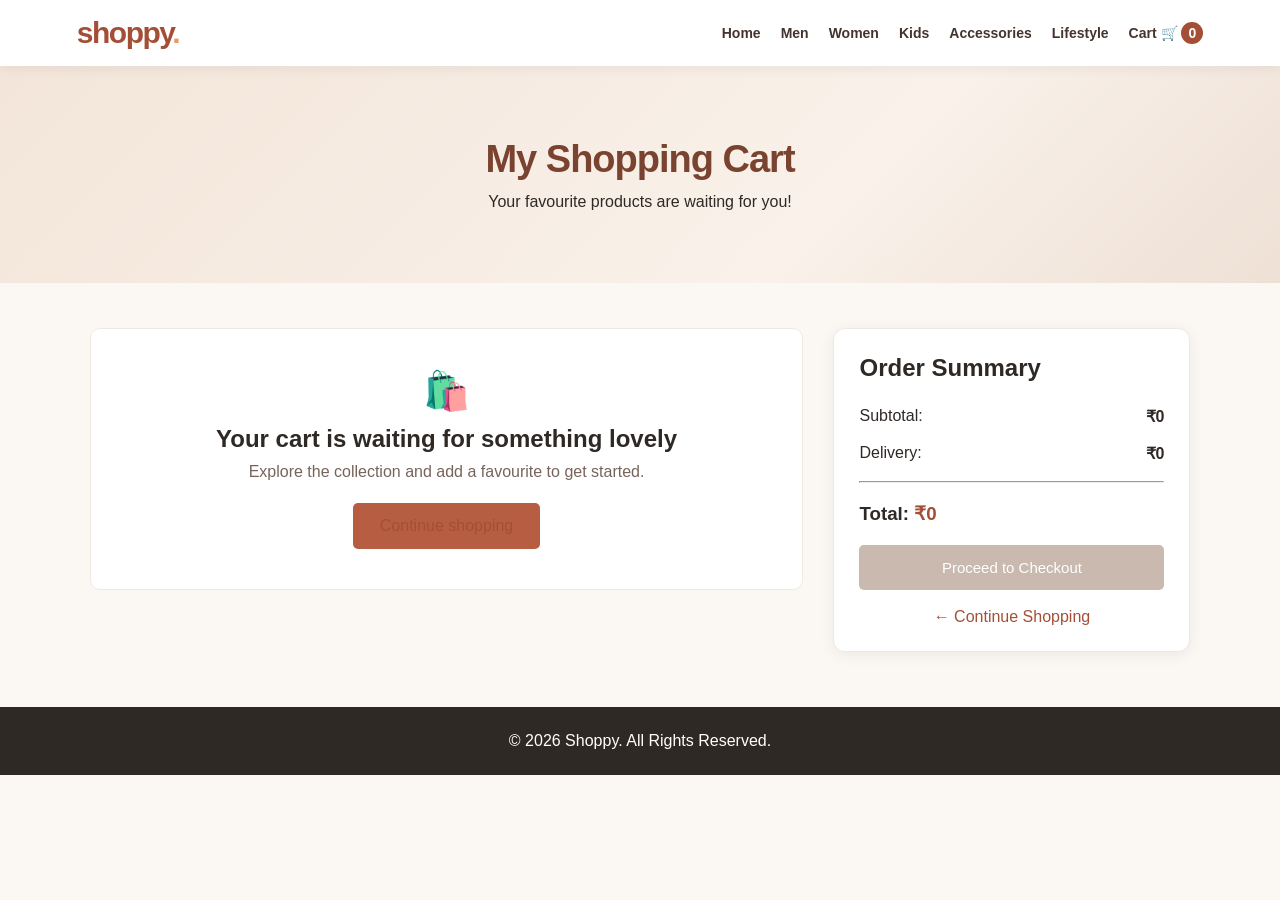
<file: cart.html>
<!DOCTYPE html>
<html lang="en">
<head>
    <meta charset="UTF-8">
    <meta name="viewport" content="width=device-width, initial-scale=1.0">
    <title>Shopping Cart | Shoppy</title>
    <link rel="stylesheet" href="style.css">
    <script src="script.js" defer></script>
</head>
<body data-page="cart">

<header class="navbar">
    <a href="index.html" class="logo">shoppy<span>.</span></a>
    <nav>
        <a href="index.html">Home</a>
        <a href="mens.html">Men</a>
        <a href="womens.html">Women</a>
        <a href="kids.html">Kids</a>
        <a href="accessories.html">Accessories</a>
        <a href="lifestyle.html">Lifestyle</a>
        <a href="cart.html">Cart 🛒 <span id="cart-count">0</span></a>
    </nav>
</header>

<section class="page-banner">
    <h1>My Shopping Cart</h1>
    <p>Your favourite products are waiting for you!</p>
</section>

<section class="cart-section">
    <div id="cart-items"></div>

    <div class="cart-summary">
        <h2>Order Summary</h2>
        <p>Subtotal: <strong id="subtotal">₹0</strong></p>
        <p>Delivery: <strong id="delivery">₹0</strong></p>
        <hr>
        <h3>Total: <span id="total">₹0</span></h3>
        <button class="checkout-btn" id="checkout-btn">
            Proceed to Checkout
        </button>
        <a href="index.html" class="continue-shopping">
            ← Continue Shopping
        </a>
    </div>
</section>

<footer>© 2026 Shoppy. All Rights Reserved.</footer>

</body>
</html>
</file>
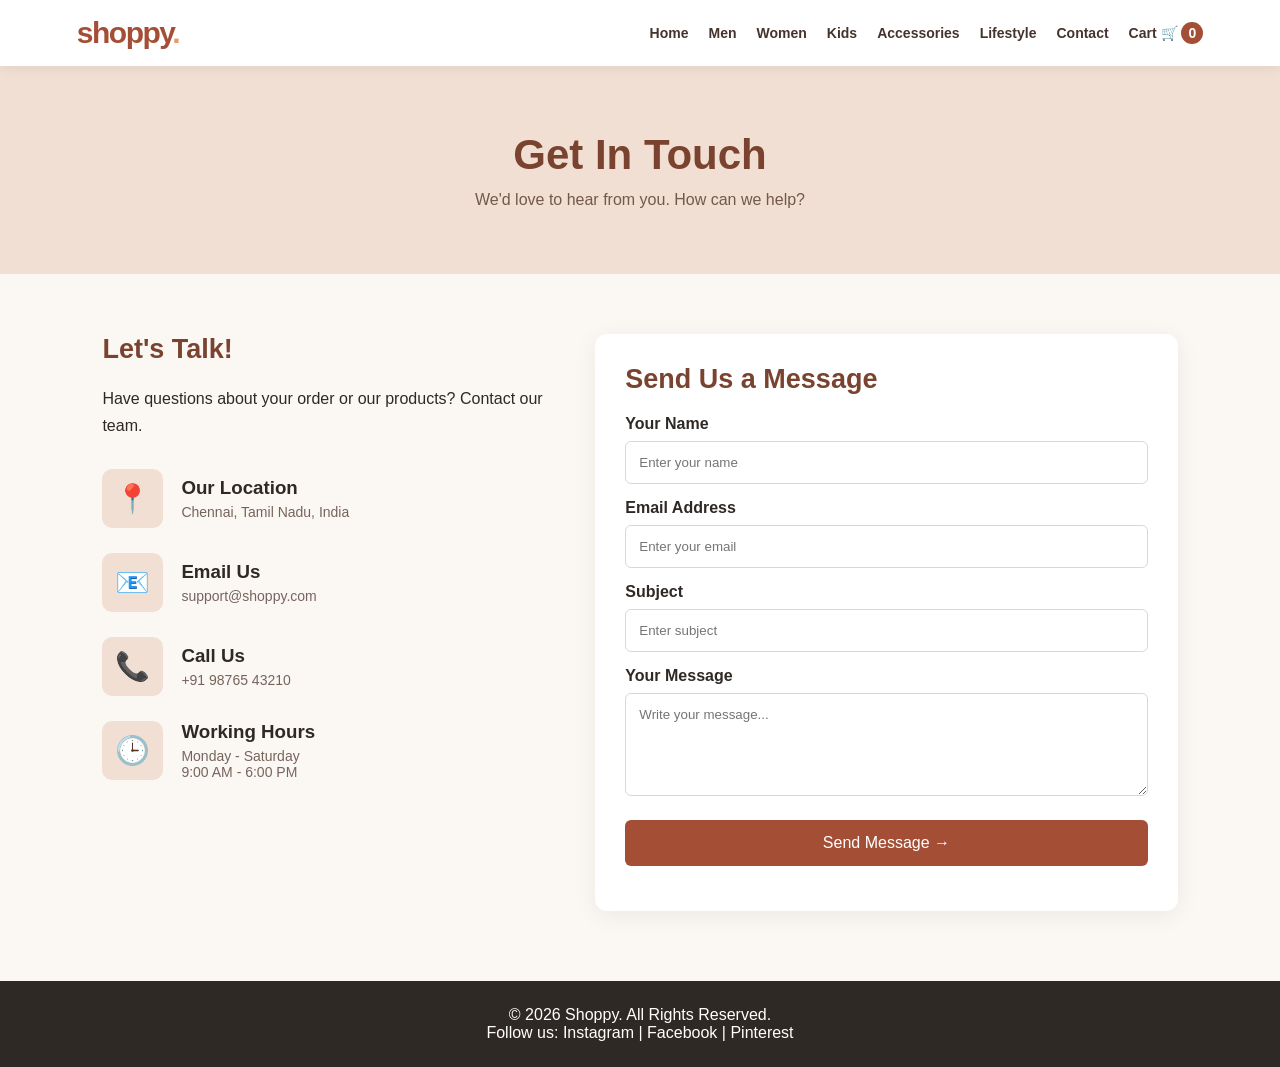
<file: contact.html>
<!DOCTYPE html>
<html lang="en">
<head>
    <meta charset="UTF-8">
    <meta name="viewport" content="width=device-width, initial-scale=1.0">
    <title>Contact Us | Shoppy</title>
    <link rel="stylesheet" href="style.css">
    <script src="script.js" defer></script>
</head>

<body data-page="contact">

<header class="navbar">
    <a href="index.html" class="logo">shoppy<span>.</span></a>

    <nav>
        <a href="index.html">Home</a>
        <a href="mens.html">Men</a>
        <a href="womens.html">Women</a>
        <a href="kids.html">Kids</a>
        <a href="accessories.html">Accessories</a>
        <a href="lifestyle.html">Lifestyle</a>
        <a href="contact.html">Contact</a>
        <a href="cart.html">Cart 🛒 <span id="cart-count">0</span></a>
    </nav>
</header>

<section class="contact-banner">
    <h1>Get In Touch</h1>
    <p>We'd love to hear from you. How can we help?</p>
</section>

<section class="contact-section">

    <div class="contact-info">
        <h2>Let's Talk!</h2>
        <p>Have questions about your order or our products?
           Contact our team.</p>

        <div class="contact-detail">
            <span>📍</span>
            <div>
                <h3>Our Location</h3>
                <p>Chennai, Tamil Nadu, India</p>
            </div>
        </div>

        <div class="contact-detail">
            <span>📧</span>
            <div>
                <h3>Email Us</h3>
                <p>support@shoppy.com</p>
            </div>
        </div>

        <div class="contact-detail">
            <span>📞</span>
            <div>
                <h3>Call Us</h3>
                <p>+91 98765 43210</p>
            </div>
        </div>

        <div class="contact-detail">
            <span>🕒</span>
            <div>
                <h3>Working Hours</h3>
                <p>Monday - Saturday</p>
                <p>9:00 AM - 6:00 PM</p>
            </div>
        </div>
    </div>

    <div class="contact-form">
        <h2>Send Us a Message</h2>

        <form id="contact-form">

            <label>Your Name</label>
            <input type="text" id="name"
                   placeholder="Enter your name" required>

            <label>Email Address</label>
            <input type="email" id="email"
                   placeholder="Enter your email" required>

            <label>Subject</label>
            <input type="text" id="subject"
                   placeholder="Enter subject" required>

            <label>Your Message</label>
            <textarea id="message"
                      placeholder="Write your message..."
                      rows="5" required></textarea>

            <button type="submit">Send Message →</button>

        </form>

        <p id="form-message"></p>
    </div>

</section>

<footer>
    <p>© 2026 Shoppy. All Rights Reserved.</p>
    <p>Follow us: Instagram | Facebook | Pinterest</p>
</footer>

</body>
</html>
</file>
<file: style.css>
* {
    margin: 0;
    padding: 0;
    box-sizing: border-box;
}

body {
    font-family: Arial, sans-serif;
    background: #fffaf5;
    color: #352c28;
}

.navbar {
    background: #ffffff;
    padding: 20px 7%;
    display: flex;
    justify-content: space-between;
    align-items: center;
    box-shadow: 0 3px 12px rgba(0,0,0,0.06);
    position: sticky;
    top: 0;
    z-index: 100;
}

.logo {
    font-size: 30px;
    font-weight: bold;
    color: #a44f35;
    text-decoration: none;
}

.logo span {
    color: #e59b69;
}

nav {
    display: flex;
    align-items: center;
    gap: 23px;
    flex-wrap: wrap;
}

nav a {
    text-decoration: none;
    color: #44342d;
    font-weight: 600;
    font-size: 14px;
}

nav a:hover {
    color: #c16c4b;
}

#cart-count {
    background: #a44f35;
    color: white;
    padding: 3px 7px;
    border-radius: 50%;
}

.hero {
    min-height: 480px;
    background:
      linear-gradient(90deg, rgba(45,30,25,.68), rgba(45,30,25,.08)),
      url("https://images.unsplash.com/photo-1483985988355-763728e1935b?w=1600")
      center/cover;
    display: flex;
    align-items: center;
    padding: 60px 9%;
    color: white;
}

.hero-content {
    max-width: 500px;
}

.tagline {
    letter-spacing: 4px;
    margin-bottom: 20px;
}

.hero h1 {
    font-size: 65px;
    line-height: 1.1;
    margin-bottom: 20px;
}

.hero p {
    margin-bottom: 25px;
    font-size: 17px;
}

.shop-btn {
    display: inline-block;
    padding: 14px 27px;
    background: #b75e42;
    color: white;
    text-decoration: none;
    border-radius: 5px;
}

.section {
    padding: 55px 7%;
}

.section h2 {
    font-size: 30px;
    margin-bottom: 30px;
    text-align: center;
}

.category-grid {
    display: grid;
    grid-template-columns: repeat(4, 1fr);
    gap: 20px;
}

.category-card {
    min-height: 220px;
    padding: 25px;
    display: flex;
    flex-direction: column;
    justify-content: flex-end;
    color: white;
    text-decoration: none;
    border-radius: 12px;
    background-size: cover;
    background-position: center;
    transition: .3s;
}

.category-card:hover {
    transform: translateY(-7px);
}

.men-card {
    background-image: linear-gradient(#0005,#0006),
    url("https://images.unsplash.com/photo-1516257984-b1b4d707412e?w=700");
}

.women-card {
    background-image: linear-gradient(#0005,#0006),
    url("https://images.unsplash.com/photo-1483985988355-763728e1935b?w=700");
}

.kids-card {
    background-image: linear-gradient(#0005,#0006),
    url("https://images.unsplash.com/photo-1519238263530-99bdd11df2ea?w=700");
}

.accessory-card {
    background-image: linear-gradient(#0005,#0006),
    url("https://images.unsplash.com/photo-1490481651871-ab68de25d43d?w=700");
}

.home-card {
    background-image: linear-gradient(#0005,#0006),
    url("https://images.unsplash.com/photo-1616486338812-3dadae4b4ace?w=700");
}

.beauty-card {
    background-image: linear-gradient(#0005,#0006),
    url("https://images.unsplash.com/photo-1596462502278-27bfdc403348?w=700");
}

.jewellery-card {
    background-image: linear-gradient(#0005,#0006),
    url("https://images.unsplash.com/photo-1515562141207-7a88fb7ce338?w=700");
}

.category-card h3 {
    font-size: 23px;
    margin-bottom: 8px;
}

.page-banner {
    background: #f0dfd2;
    text-align: center;
    padding: 65px 20px;
}

.page-banner h1 {
    font-size: 38px;
    margin-bottom: 12px;
    color: #79432f;
}

.product-grid {
    display: grid;
    grid-template-columns: repeat(4, 1fr);
    gap: 25px;
}

.product-card {
    background: white;
    border-radius: 12px;
    overflow: hidden;
    box-shadow: 0 4px 16px #0000000d;
    transition: .3s;
}

.product-card:hover {
    transform: translateY(-6px);
    box-shadow: 0 8px 22px #00000018;
}

.product-card img {
    width: 100%;
    height: 260px;
    object-fit: cover;
}

.product-info {
    padding: 17px;
}

.product-info h3 {
    margin-bottom: 10px;
    font-size: 17px;
}

.price {
    color: #a44f35;
    font-weight: bold;
    font-size: 19px;
    margin-bottom: 13px;
}

.add-btn {
    width: 100%;
    border: none;
    background: #a44f35;
    color: white;
    padding: 12px;
    cursor: pointer;
    border-radius: 5px;
    font-size: 14px;
}

.add-btn:hover,
.checkout-btn:hover {
    background: #783b29;
}

.cart-section {
    display: grid;
    grid-template-columns: 2fr 1fr;
    gap: 30px;
    padding: 45px 7%;
    align-items: start;
}

.cart-item {
    display: flex;
    align-items: center;
    gap: 18px;
    background: white;
    padding: 18px;
    margin-bottom: 15px;
    border-radius: 10px;
    box-shadow: 0 3px 12px #0000000b;
}

.cart-item img {
    width: 100px;
    height: 110px;
    object-fit: cover;
    border-radius: 8px;
}

.cart-details {
    flex: 1;
}

.cart-details h3 {
    margin-bottom: 10px;
}

.cart-details p {
    color: #a44f35;
    font-weight: bold;
    margin-bottom: 10px;
}

.quantity {
    display: flex;
    align-items: center;
    gap: 12px;
}

.quantity button {
    width: 30px;
    height: 30px;
    border: none;
    background: #f0dfd2;
    cursor: pointer;
    font-size: 19px;
    border-radius: 5px;
}

.remove-btn {
    border: none;
    background: #f8e6e0;
    color: #a44f35;
    padding: 9px;
    cursor: pointer;
    border-radius: 5px;
}

.cart-summary {
    background: white;
    padding: 25px;
    border-radius: 12px;
    box-shadow: 0 3px 15px #00000010;
}

.cart-summary h2 {
    margin-bottom: 25px;
}

.cart-summary p {
    display: flex;
    justify-content: space-between;
    margin: 18px 0;
}

.cart-summary h3 {
    margin: 20px 0;
}

.cart-summary h3 span {
    color: #a44f35;
}

.checkout-btn {
    width: 100%;
    border: none;
    background: #a44f35;
    color: white;
    padding: 14px;
    cursor: pointer;
    border-radius: 5px;
    font-size: 15px;
}

.continue-shopping {
    display: block;
    text-align: center;
    color: #a44f35;
    text-decoration: none;
    margin-top: 18px;
}

.empty-cart {
    text-align: center;
    background: white;
    padding: 40px;
    border-radius: 10px;
}

.empty-cart a {
    display: inline-block;
    margin-top: 20px;
    color: #a44f35;
}

footer {
    text-align: center;
    background: #382d28;
    color: white;
    padding: 25px;
    margin-top: 30px;
}

@media(max-width: 900px) {
    .product-grid {
        grid-template-columns: repeat(2, 1fr);
    }

    .category-grid {
        grid-template-columns: repeat(2, 1fr);
    }

    .cart-section {
        grid-template-columns: 1fr;
    }

    .navbar {
        flex-direction: column;
        gap: 18px;
    }

    nav {
        justify-content: center;
    }
}

@media(max-width: 500px) {
    .product-grid {
        grid-template-columns: 1fr;
    }

    .category-grid {
        grid-template-columns: 1fr;
    }

    .hero h1 {
        font-size: 45px;
    }

    .cart-item {
        flex-wrap: wrap;
    }
}

/* CONTACT PAGE */

.contact-banner {
    text-align: center;
    padding: 65px 20px;
    background: #f0dfd2;
}

.contact-banner h1 {
    font-size: 42px;
    color: #79432f;
    margin-bottom: 12px;
}

.contact-banner p {
    color: #72594c;
}

.contact-section {
    display: grid;
    grid-template-columns: 1fr 1.3fr;
    gap: 45px;
    padding: 60px 8%;
}

.contact-info h2,
.contact-form h2 {
    font-size: 27px;
    color: #79432f;
    margin-bottom: 20px;
}

.contact-info > p {
    line-height: 1.7;
    margin-bottom: 30px;
}

.contact-detail {
    display: flex;
    gap: 18px;
    align-items: center;
    margin-bottom: 25px;
}

.contact-detail span {
    font-size: 28px;
    background: #f0dfd2;
    padding: 13px;
    border-radius: 10px;
}

.contact-detail h3 {
    margin-bottom: 5px;
}

.contact-detail p {
    color: #76645b;
    font-size: 14px;
}

.contact-form {
    background: white;
    padding: 30px;
    border-radius: 12px;
    box-shadow: 0 5px 25px #00000010;
}

.contact-form label {
    display: block;
    margin: 15px 0 8px;
    font-weight: bold;
}

.contact-form input,
.contact-form textarea {
    width: 100%;
    padding: 13px;
    border: 1px solid #e4d5cc;
    border-radius: 6px;
    outline: none;
    font-family: Arial, sans-serif;
}

.contact-form input:focus,
.contact-form textarea:focus {
    border-color: #a44f35;
}

.contact-form textarea {
    resize: vertical;
}

.contact-form button {
    width: 100%;
    padding: 14px;
    margin-top: 20px;
    border: none;
    background: #a44f35;
    color: white;
    border-radius: 6px;
    cursor: pointer;
    font-size: 16px;
}

.contact-form button:hover {
    background: #783b29;
}

#form-message {
    margin-top: 15px;
    color: green;
    text-align: center;
}

@media(max-width: 750px) {
    .contact-section {
        grid-template-columns: 1fr;
        padding: 35px 6%;
    }
}

/* Storefront refresh */
body {
    background: #fbf8f4;
    color: #2f2926;
    font-family: "Segoe UI", Arial, sans-serif;
}

.navbar {
    padding: 16px 6%;
    background: rgba(255, 255, 255, .96);
    backdrop-filter: blur(12px);
}

.logo {
    letter-spacing: -1.5px;
}

nav {
    gap: 20px;
}

nav a {
    transition: color .2s ease;
}

.hero {
    min-height: 570px;
    background:
        linear-gradient(90deg, rgba(33, 25, 22, .76), rgba(33, 25, 22, .08)),
        url("https://images.unsplash.com/photo-1483985988355-763728e1935b?w=1600")
        center 42%/cover;
}

.hero h1 {
    letter-spacing: -2px;
}

.shop-btn,
.add-btn,
.checkout-btn {
    transition: background .2s ease, transform .2s ease, box-shadow .2s ease;
}

.shop-btn:hover,
.add-btn:hover:not(.added),
.checkout-btn:hover:not(:disabled) {
    transform: translateY(-2px);
    box-shadow: 0 8px 18px rgba(120, 59, 41, .18);
}

.section {
    padding-top: 68px;
    padding-bottom: 68px;
}

.section h2 {
    letter-spacing: -.7px;
}

.category-card {
    min-height: 245px;
    border-radius: 16px;
    box-shadow: inset 0 -70px 60px -45px rgba(0, 0, 0, .7);
}

.page-banner {
    background: linear-gradient(135deg, #f3e5d9, #f9f1ea 65%, #eee0d5);
    padding: 72px 20px;
}

.page-banner h1 {
    letter-spacing: -1px;
}

.banner-eyebrow {
    margin-bottom: 10px;
    color: #a44f35;
    font-size: 11px;
    font-weight: 700;
    letter-spacing: 2px;
}

.product-grid {
    gap: 24px;
}

.product-card {
    border-radius: 14px;
    box-shadow: 0 6px 24px rgba(55, 42, 34, .07);
}

.product-card:hover {
    transform: translateY(-5px);
    box-shadow: 0 14px 30px rgba(55, 42, 34, .13);
}

.product-image-wrap {
    position: relative;
    overflow: hidden;
    background: #f0e9e3;
}

.product-card img {
    display: block;
    transition: transform .45s ease;
}

.product-card:hover img {
    transform: scale(1.04);
}

.product-tag {
    position: absolute;
    top: 13px;
    left: 13px;
    padding: 6px 10px;
    border-radius: 20px;
    background: rgba(255, 255, 255, .92);
    color: #694738;
    font-size: 11px;
    font-weight: 700;
}

.product-info h3 {
    min-height: 40px;
    line-height: 1.4;
}

.product-info .price {
    margin-bottom: 14px;
}

.product-cart-control {
    display: flex;
    align-items: center;
    justify-content: space-between;
    gap: 10px;
    color: #694738;
    font-size: 13px;
    font-weight: 700;
}

.product-quantity button:disabled {
    opacity: .45;
    cursor: not-allowed;
}

.add-btn {
    display: flex;
    justify-content: space-between;
    align-items: center;
    padding: 12px 14px;
    font-weight: 700;
}

.add-btn.added {
    background: #547a59;
}

.empty-category {
    grid-column: 1 / -1;
    padding: 30px;
    text-align: center;
    color: #76645b;
}

.cart-item {
    border: 1px solid #f0e9e3;
    gap: 20px;
}

.cart-item img {
    width: 112px;
    height: 125px;
}

.cart-details p span {
    color: #85766e;
    font-size: 13px;
    font-weight: 400;
}

.quantity {
    gap: 0;
    border: 1px solid #e8ddd5;
    border-radius: 6px;
    width: max-content;
    overflow: hidden;
}

.quantity button {
    width: 36px;
    height: 34px;
    background: #fbf6f1;
    border-radius: 0;
}

.quantity button:hover {
    background: #f0dfd2;
}

.quantity span {
    min-width: 36px;
    text-align: center;
    font-weight: 700;
}

.cart-item-total {
    display: flex;
    flex-direction: column;
    align-items: flex-end;
    gap: 20px;
}

.cart-item-total strong {
    color: #a44f35;
    font-size: 18px;
}

.remove-btn {
    background: transparent;
}

.remove-btn:hover {
    background: #f8e6e0;
}

.cart-summary {
    position: sticky;
    top: 100px;
    border: 1px solid #f0e9e3;
}

.checkout-btn:disabled {
    background: #c9b9af;
    cursor: not-allowed;
}

.empty-cart {
    border: 1px solid #f0e9e3;
}

.empty-cart-icon {
    display: block;
    margin-bottom: 12px;
    font-size: 38px;
}

.empty-cart h2 {
    margin-bottom: 10px;
}

.empty-cart p {
    color: #76645b;
}

.empty-cart .shop-btn {
    margin-top: 22px;
}

footer {
    margin-top: 10px;
    background: #2f2926;
}

@media(max-width: 900px) {
    .navbar {
        padding: 16px 5%;
    }

    nav {
        gap: 12px 18px;
    }
}

@media(max-width: 500px) {
    .section {
        padding: 42px 6%;
    }

    .product-card img {
        height: 300px;
    }

    .cart-item {
        align-items: flex-start;
        gap: 14px;
    }

    .cart-item img {
        width: 82px;
        height: 100px;
    }

    .cart-item-total {
        width: 100%;
        flex-direction: row;
        justify-content: space-between;
        align-items: center;
    }
}

.about-banner {
    padding: 72px 20px;
    background: linear-gradient(135deg, #f3e5d9, #f9f1ea 65%, #eee0d5);
    text-align: center;
}

.about-banner h1 {
    margin-bottom: 12px;
    color: #79432f;
    font-size: 40px;
}

.about-banner p,
.about-content > p:not(.about-label),
.our-story p,
.mission-card p,
.why-card p,
.about-cta p {
    color: #76645b;
    line-height: 1.7;
}

.about-intro {
    display: grid;
    grid-template-columns: 1fr 1fr;
    align-items: center;
    gap: 48px;
    padding: 70px 8%;
}

.about-image img {
    display: block;
    width: 100%;
    height: 440px;
    border-radius: 16px;
    object-fit: cover;
}

.about-label {
    margin-bottom: 12px;
    color: #a44f35;
    font-size: 11px;
    font-weight: 700;
    letter-spacing: 2px;
}

.about-content h2,
.our-story h2,
.mission-card h2,
.why-section h2,
.about-cta h2 {
    margin-bottom: 16px;
    color: #79432f;
}

.about-content > p:not(.about-label) {
    margin-bottom: 16px;
}

.about-content .shop-btn {
    margin-top: 8px;
}

.our-story {
    max-width: 900px;
    margin: 0 auto;
    padding: 30px 8% 65px;
    text-align: center;
}

.mission-section {
    display: grid;
    grid-template-columns: repeat(2, minmax(0, 1fr));
    gap: 24px;
    padding: 0 8% 70px;
}

.mission-card,
.why-card {
    padding: 30px;
    border: 1px solid #f0e9e3;
    border-radius: 14px;
    background: #fff;
    text-align: center;
}

.mission-card > span,
.why-card > span {
    display: block;
    margin-bottom: 14px;
    font-size: 32px;
}

.why-section {
    padding: 65px 8%;
    background: #f4ebe3;
    text-align: center;
}

.why-subtitle {
    margin: -5px 0 28px;
    color: #76645b;
}

.why-grid {
    display: grid;
    grid-template-columns: repeat(4, minmax(0, 1fr));
    gap: 18px;
    text-align: left;
}

.why-card {
    padding: 24px 20px;
}

.why-card h3 {
    margin-bottom: 10px;
    color: #79432f;
}

.about-cta {
    padding: 65px 20px;
    text-align: center;
}

.about-cta p {
    margin-bottom: 22px;
}

.lifestyle-filters {
    display: flex;
    justify-content: center;
    flex-wrap: wrap;
    gap: 12px;
    padding: 28px 6% 0;
}

.lifestyle-filters a {
    padding: 10px 16px;
    border: 1px solid #e8ddd5;
    border-radius: 24px;
    background: white;
    color: #694738;
    font-size: 14px;
    font-weight: 600;
    text-decoration: none;
}

.lifestyle-filters a:hover {
    border-color: #a44f35;
    color: #a44f35;
}

@media(max-width: 900px) {
    .why-grid {
        grid-template-columns: repeat(2, minmax(0, 1fr));
    }
}

@media(max-width: 700px) {
    .about-intro {
        grid-template-columns: 1fr;
        gap: 30px;
        padding: 45px 6%;
    }

    .about-image img {
        height: 320px;
    }

    .mission-section {
        grid-template-columns: 1fr;
        padding: 0 6% 45px;
    }

    .our-story {
        padding: 20px 6% 45px;
    }

    .why-section {
        padding: 45px 6%;
    }
}

@media(max-width: 500px) {
    .why-grid {
        grid-template-columns: 1fr;
    }

    .about-banner h1 {
        font-size: 34px;
    }
}
</file>
